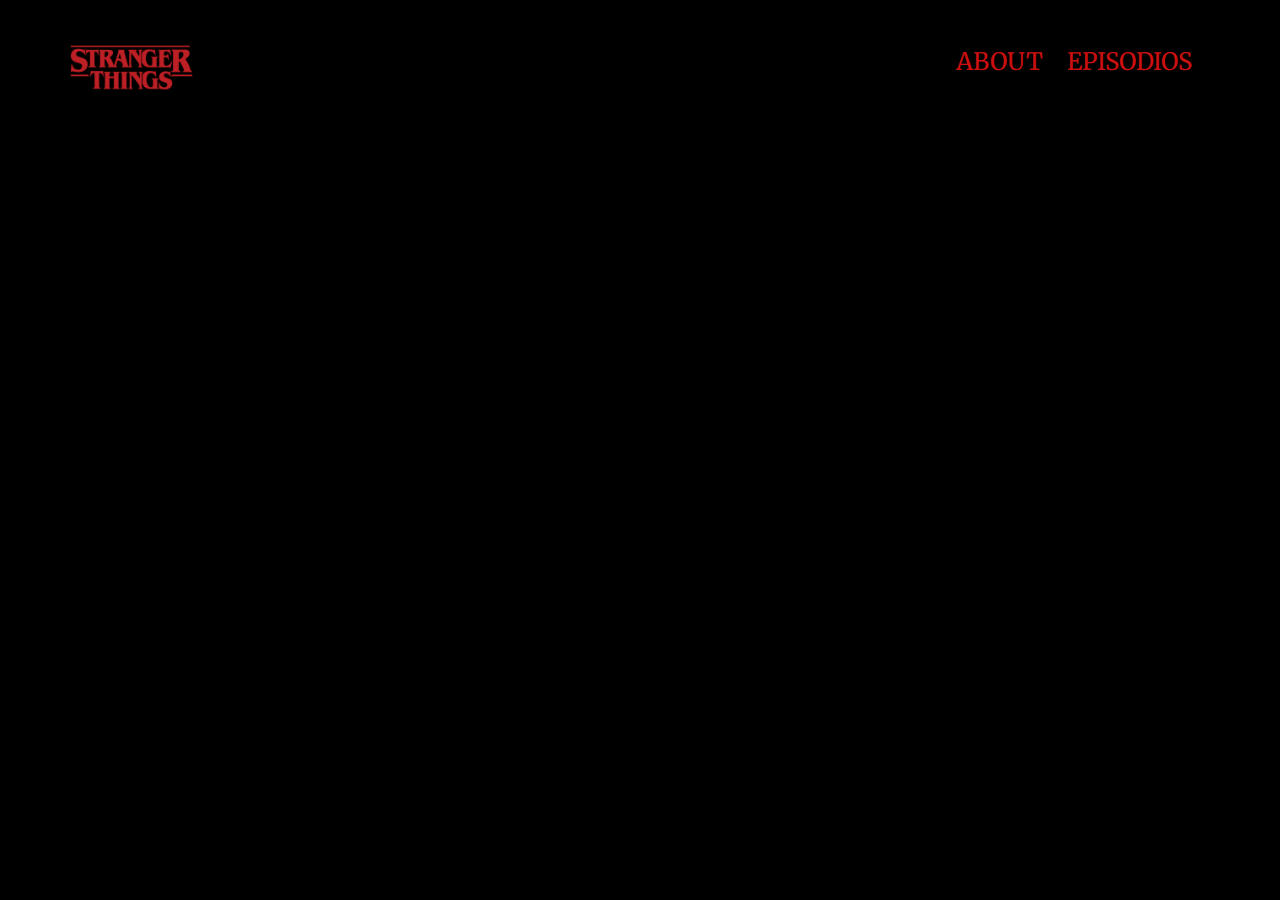
<file: about.html>
<!DOCTYPE html>
<html lang="en">
    <head>
        <meta charset="UTF-8">
        <title>Sobre la serie</title>
        <link rel="stylesheet" href="clase2.css">
        <link href="https://fonts.googleapis.com/css?family=Merriweather&display=swap" rel="stylesheet">
        <meta name="viewport" content="width=device-width, initial-scale=1">
    </head>
    <body>
        <nav class="navbar">
            <a href="clase2.html">
                <img class="logo" src="imgs/logo.png" alt="logo">
            </a>

            <div class="links">
                <a href="about.html" class="navbar-link">About</a>
                <a href="episodes.html" class="navbar-link">Episodios</a>
            </div>
        </nav>
    </body>
</html>
</file>
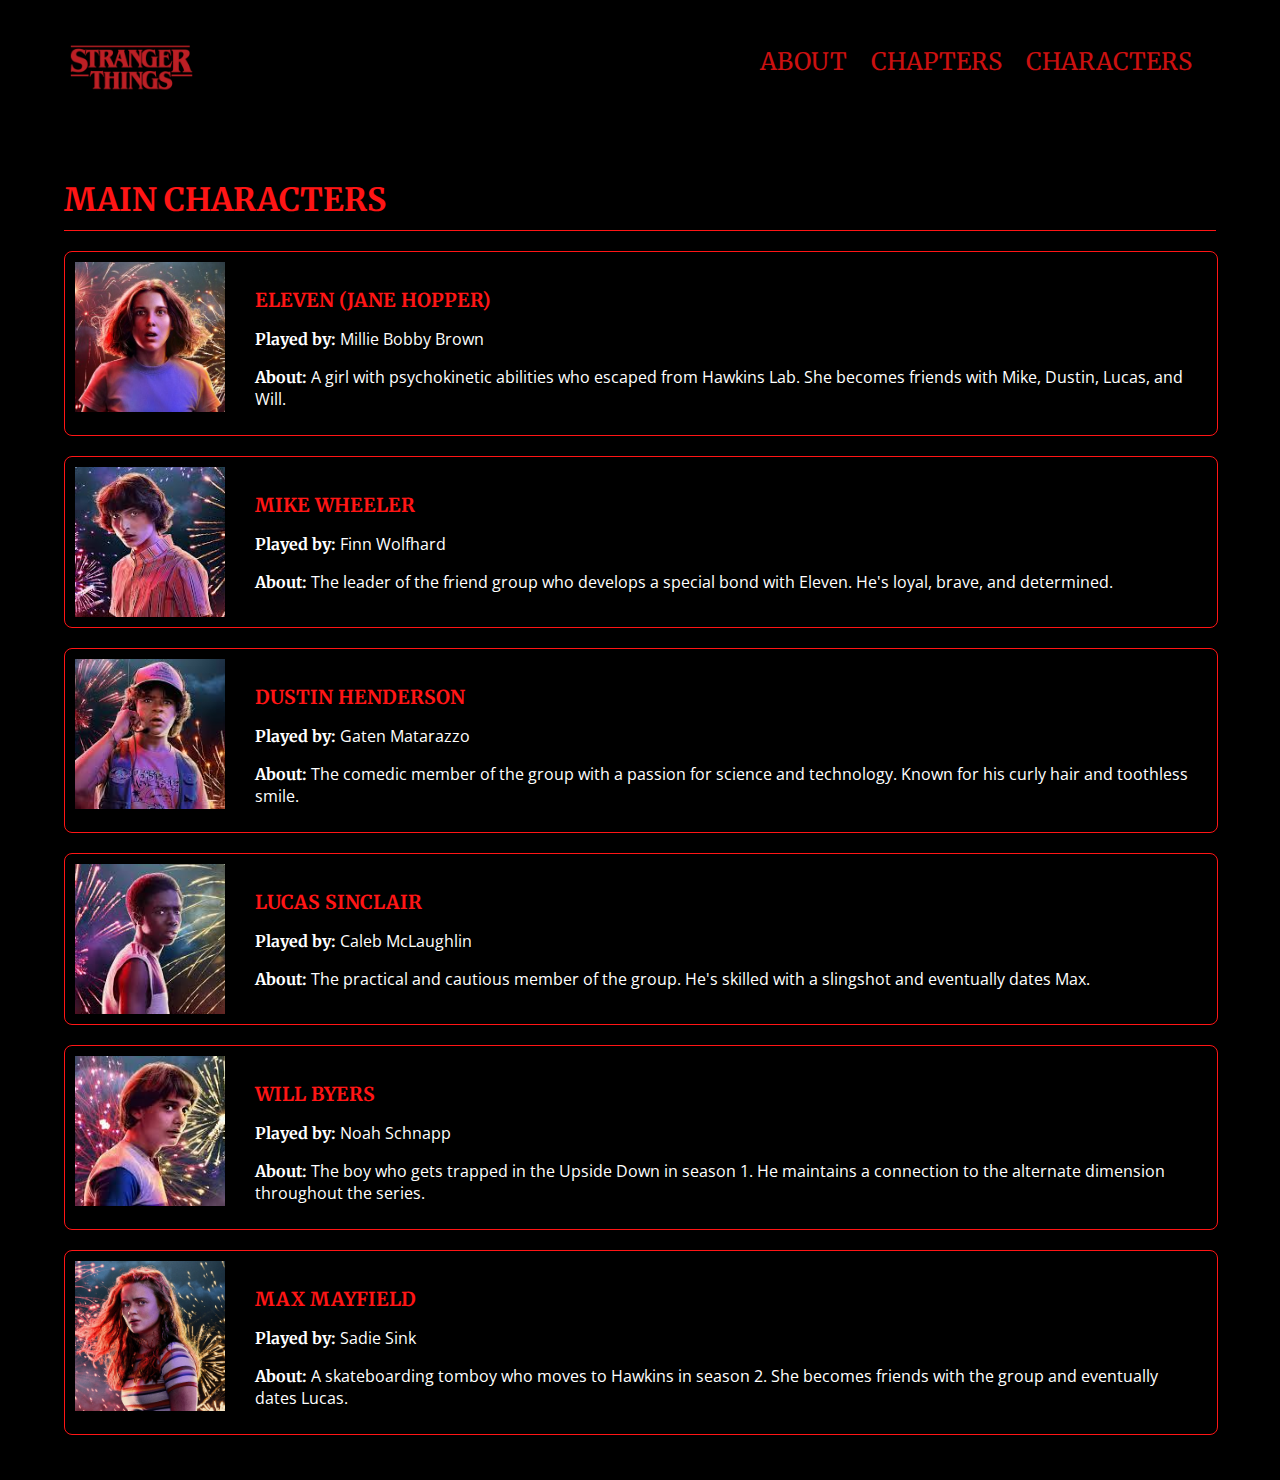
<file: characters.html>
<!DOCTYPE html>
<html lang="en">
    <head>
        <meta charset="UTF-8">
        <title>Characters</title>
        <link rel="stylesheet" href="clase2.css">
        <link href="https://fonts.googleapis.com/css?family=Merriweather&display=swap" rel="stylesheet">
        <link href="https://fonts.googleapis.com/css?family=Open+Sans&display=swap" rel="stylesheet">
        <meta name="viewport" content="width=device-width, initial-scale=1">
    </head>
    <body>
        <nav class="navbar">
            <a href="index.html">
                <img class="logo" src="imgs/logo.png" alt="logo">
            </a>

            <div class="links">
                <a href="https://es.wikipedia.org/wiki/Stranger_Things" target="_blank" class="navbar-link">About</a>
                <a href="episodes.html" class="navbar-link">Chapters</a>
                <a href="characters.html" class="navbar-link">Characters</a>
            </div>
        </nav>
        
        <main class="characters-container">
            <h1 class="characters-title">Main Characters</h1>
            
            <div class="character-list">
                <div class="character-card">
                    <img class="character-img" alt="character" src="./imgs/characters/eleven.jpg"/>
                    <div class="character-content">
                        <h2 class="character-name">Eleven (Jane Hopper)</h2>
                        <p class="character-info"><strong>Played by:</strong> Millie Bobby Brown</p>
                        <p class="character-info"><strong>About:</strong> A girl with psychokinetic abilities who escaped from Hawkins Lab. She becomes friends with Mike, Dustin, Lucas, and Will.</p>
                    </div>
                </div>
                
                <div class="character-card">
                    <img class="character-img" alt="character" src="./imgs/characters/mike-wheeler.jpg"/>
                    <div class="character-content">
                        <h2 class="character-name">Mike Wheeler</h2>
                        <p class="character-info"><strong>Played by:</strong> Finn Wolfhard</p>
                        <p class="character-info"><strong>About:</strong> The leader of the friend group who develops a special bond with Eleven. He's loyal, brave, and determined.</p>
                    </div>
                </div>
                
                <div class="character-card">
                    <img class="character-img" alt="character" src="./imgs/characters/dustin-henderson.jpg"/>
                    <div class="character-content">
                        <h2 class="character-name">Dustin Henderson</h2>
                        <p class="character-info"><strong>Played by:</strong> Gaten Matarazzo</p>
                        <p class="character-info"><strong>About:</strong> The comedic member of the group with a passion for science and technology. Known for his curly hair and toothless smile.</p>
                    </div>
                </div>
                
                <div class="character-card">
                    <img class="character-img" alt="character" src="./imgs/characters/lucas-sinclair.jpg"/>
                    <div class="character-content">
                        <h2 class="character-name">Lucas Sinclair</h2>
                        <p class="character-info"><strong>Played by:</strong> Caleb McLaughlin</p>
                        <p class="character-info"><strong>About:</strong> The practical and cautious member of the group. He's skilled with a slingshot and eventually dates Max.</p>
                    </div>
                </div>
                
                <div class="character-card">
                    <img class="character-img" alt="character" src="./imgs/characters/will-byers.jpg"/>
                    <div class="character-content">
                        <h2 class="character-name">Will Byers</h2>
                        <p class="character-info"><strong>Played by:</strong> Noah Schnapp</p>
                        <p class="character-info"><strong>About:</strong> The boy who gets trapped in the Upside Down in season 1. He maintains a connection to the alternate dimension throughout the series.</p>
                    </div>
                </div>
                
                <div class="character-card">
                    <img class="character-img" alt="character" src="./imgs/characters/max-mayfield.webp"/>
                    <div class="character-content">
                        <h2 class="character-name">Max Mayfield</h2>
                        <p class="character-info"><strong>Played by:</strong> Sadie Sink</p>
                        <p class="character-info"><strong>About:</strong> A skateboarding tomboy who moves to Hawkins in season 2. She becomes friends with the group and eventually dates Lucas.</p>
                    </div>
                </div>
            </div>
        </main>
    </body>
</html>
</file>
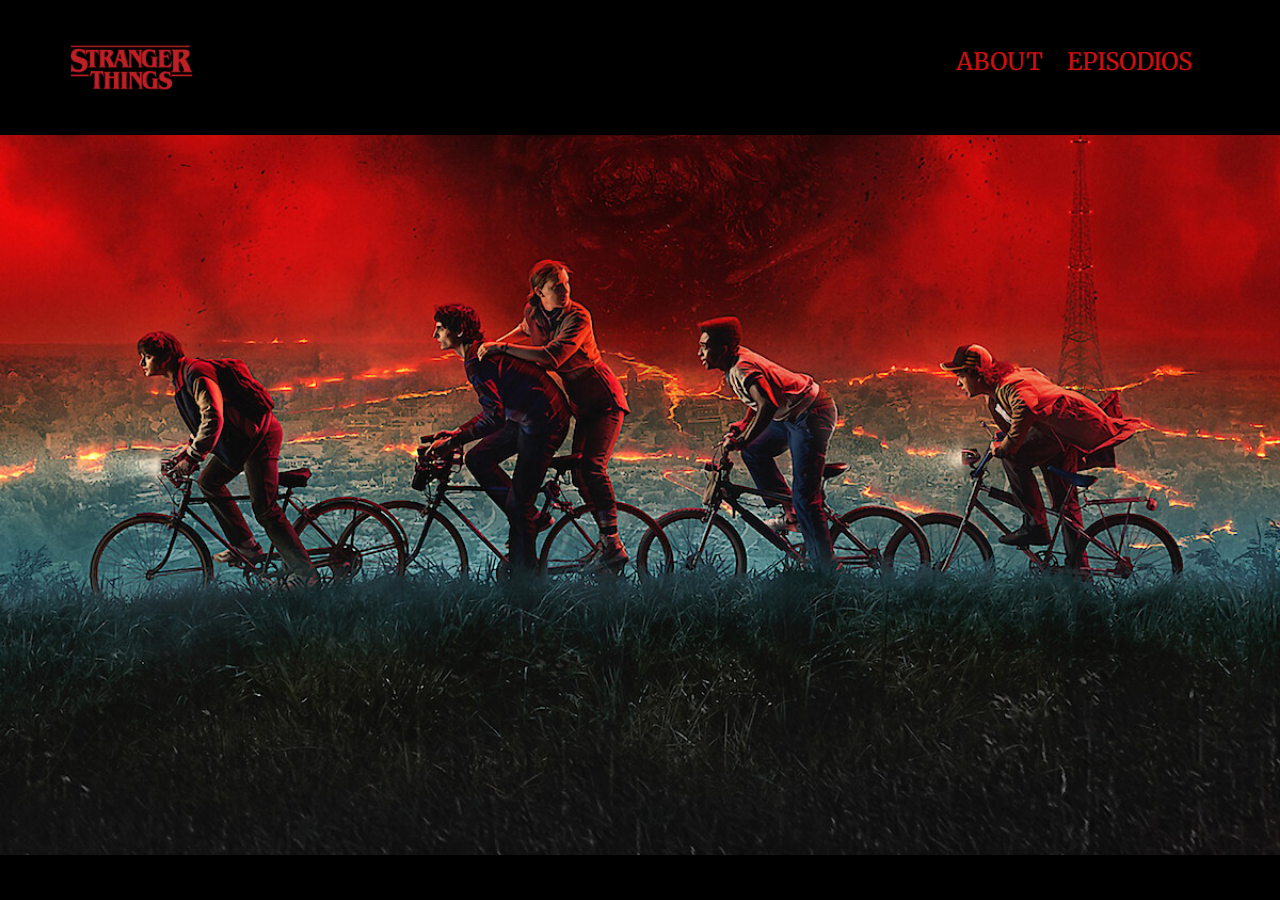
<file: clase2.html>
<!DOCTYPE html>
<html lang="en">
    <head>
        <meta charset="UTF-8">
        <title>Clase 2</title>
        <link rel="stylesheet" href="clase2.css">
        <link href="https://fonts.googleapis.com/css?family=Merriweather&display=swap" rel="stylesheet">
        <meta name="viewport" content="width=device-width, initial-scale=1">
    </head>
    <body>
    <nav class="navbar">
        <a href="clase2.html">
            <img class="logo" src="imgs/logo.png" alt="logo">
        </a>

        <div class="links">
            <a href="about.html" class="navbar-link">About</a>
            <a href="episodes.html" class="navbar-link">Episodios</a>
        </div>
    </nav>

        <img class="main-banner" src="imgs/banner.jpg" alt="">

    </body>
</html>
</file>
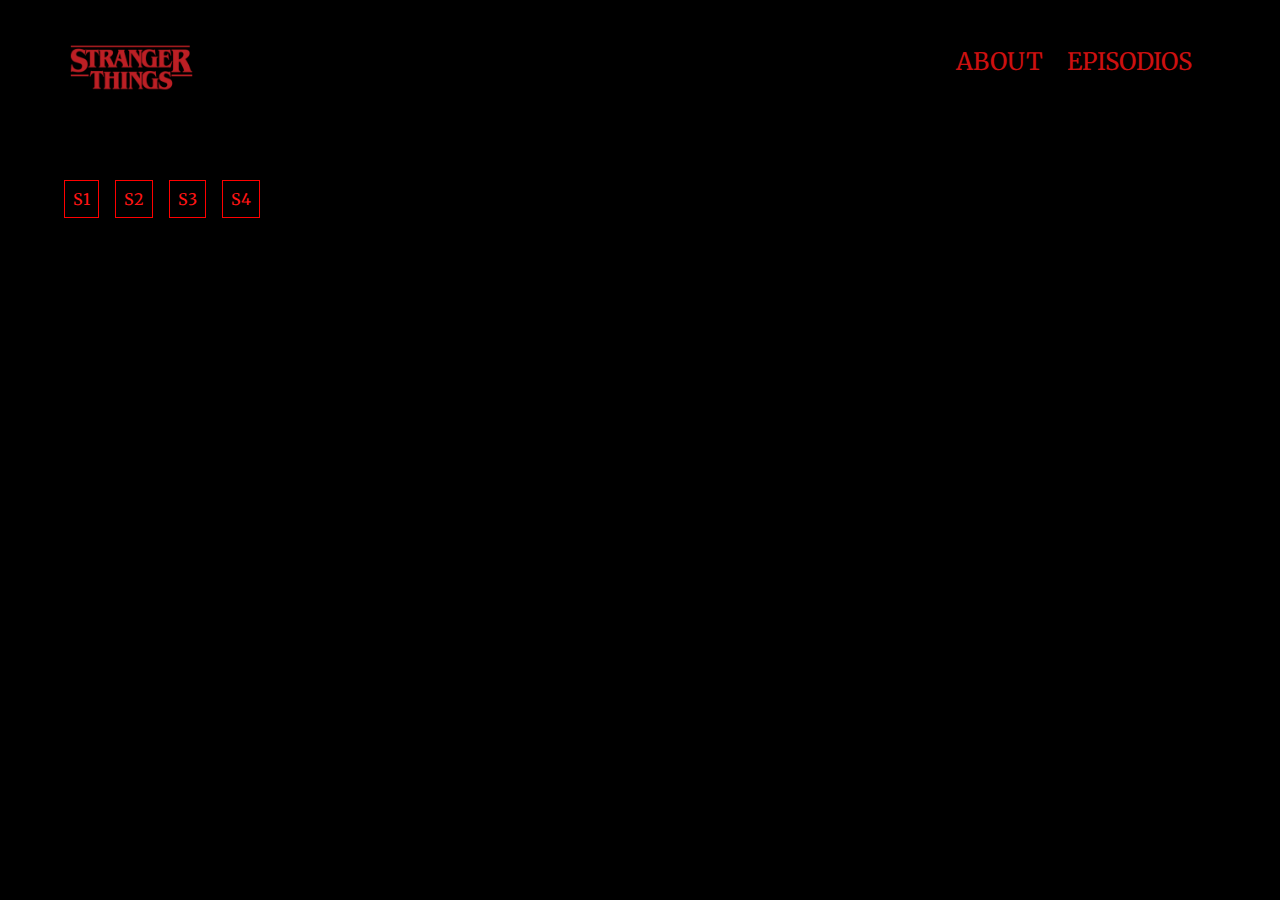
<file: episodes.html>
<!DOCTYPE html>
<html lang="en">
    <head>
        <meta charset="UTF-8">
        <title>Episodios</title>
        <link rel="stylesheet" href="clase2.css">
        <link href="https://fonts.googleapis.com/css?family=Merriweather&display=swap" rel="stylesheet">
        <meta name="viewport" content="width=device-width, initial-scale=1">
    </head>
    <body>
        <nav class="navbar">
            <a href="clase2.html">
                <img class="logo" src="imgs/logo.png" alt="logo">
            </a>

            <div class="links">
                <a href="about.html" class="navbar-link">About</a>
                <a href="episodes.html" class="navbar-link">Episodios</a>
            </div>
        </nav>

        <main>
            <div class="seasons">
                <button onclick="setCurrentSeason(1)">S1</button>
                <button onclick="setCurrentSeason(2)">S2</button>
                <button onclick="setCurrentSeason(3)">S3</button>
                <button onclick="setCurrentSeason(4)">S4</button>
            </div>

            <div class="episodes" id="episodes">
            </div>
        </main>
    </body>
</html>

<script>
    const strangerThingsSeasons = {
        1: {
            season: 1,
            episodes: [
                {
                    "episode": 1,
                    "title": "Chapter One: The Vanishing of Will Byers",
                    "description": "In 1983 Indiana, a young boy named Will Byers vanishes mysteriously. His friends, family, and local police begin a desperate search, uncovering a series of supernatural and government-related secrets."
                },
                {
                    "episode": 2,
                    "title": "Chapter Two: The Weirdo on Maple Street",
                    "description": "While searching for Will, Mike, Dustin, and Lucas find a strange girl with a shaved head and a mysterious past. They take her in and discover she has powerful telekinetic abilities. Meanwhile, Will's mother, Joyce, believes she can communicate with her son."
                },
                {
                    "episode": 3,
                    "title": "Chapter Three: Holly, Jolly",
                    "description": "Joyce hangs Christmas lights and uses them to communicate with Will, believing he is trapped in another dimension. The boys name the girl 'Eleven' and discover she escaped from a government lab. The search for Will intensifies as clues point to a menacing creature."
                },
                {
                    "episode": 4,
                    "title": "Chapter Four: The Body",
                    "description": "A body is found in the quarry, believed to be Will's, but his friends and Joyce refuse to believe it. Eleven shows them a picture of Will in a strange, dark place. Hopper investigates the government lab and finds a shocking secret."
                },
                {
                    "episode": 5,
                    "title": "Chapter Five: The Flea and the Acrobat",
                    "description": "The boys try to contact Will in the other dimension using their science teacher's knowledge. Nancy and Jonathan team up to hunt the creature that took Will. Eleven's connection to the lab is revealed, and the danger escalates."
                },
                {
                    "episode": 6,
                    "title": "Chapter Six: The Monster",
                    "description": "Hopper and Joyce enter the alternate dimension to rescue Will, confronting the horrifying monster. The boys and Eleven use a sensory deprivation tank to find Will. Nancy and Jonathan set a trap for the creature."
                },
                {
                    "episode": 7,
                    "title": "Chapter Seven: The Bathtub",
                    "description": "Eleven goes into the sensory deprivation tank to find Will, leading to a shocking discovery. The government closes in on the group. Nancy and Jonathan's plan to kill the monster goes awry, and they find themselves in grave danger."
                },
                {
                    "episode": 8,
                    "title": "Chapter Eight: The Upside Down",
                    "description": "The group prepares for a final confrontation with the monster. Eleven uses her powers to save her friends, leading to a dramatic showdown. Will is rescued, but the season ends with a chilling hint of the supernatural's lasting impact."
                }
            ]
        },
        2: {
            season: 2,
            episodes: [
                {
                    "episode": 1,
                    "title": "Chapter One: MADMAX",
                    "description": "A year after Will's return, the residents of Hawkins are trying to move on. A new girl named Max arrives and catches the attention of Lucas and Dustin. Will begins to have disturbing visions of the Upside Down."
                },
                {
                    "episode": 2,
                    "title": "Chapter Two: Trick or Treat, Freak",
                    "description": "The gang goes trick-or-treating for Halloween. Will's visions become more intense and terrifying. A new mystery begins when Hopper investigates strange happenings at a pumpkin patch, and Eleven makes a startling discovery about her past."
                },
                {
                    "episode": 3,
                    "title": "Chapter Three: The Pollywog",
                    "description": "Dustin finds a mysterious creature in his trash can and names it D'Artagnan. Will's visions grow more dangerous, and he confesses them to Mike. Hopper gets closer to the truth about the Hawkins lab."
                },
                {
                    "episode": 4,
                    "title": "Chapter Four: Will the Wise",
                    "description": "Will's connection to the Mind Flayer strengthens, and he becomes a vessel for the entity. Joyce takes him to the lab for help, where they realize he is under the creature's control. Hopper is trapped in the Upside Down."
                },
                {
                    "episode": 5,
                    "title": "Chapter Five: Dig Dug",
                    "description": "Hopper is rescued from the Upside Down, but the tunnels are a dangerous threat. The boys and Steve team up to protect Dustin's new 'pet' and uncover the truth about its connection to the Upside Down."
                },
                {
                    "episode": 6,
                    "title": "Chapter Six: The Spy",
                    "description": "Will is used as a spy by the Mind Flayer, leading the creature to its next target. The group discovers the creature is a hive mind, and its goal is to take over the world. Hopper and Joyce make a desperate attempt to help Will."
                },
                {
                    "episode": 7,
                    "title": "Chapter Seven: The Lost Sister",
                    "description": "Eleven leaves Hawkins and seeks out her 'sister,' Kali, a fellow test subject from the lab with a different superpower. She learns more about her past and the Hawkins lab's experiments."
                },
                {
                    "episode": 8,
                    "title": "Chapter Eight: The Mind Flayer",
                    "description": "The Mind Flayer's army of Demodogs attacks Hawkins lab. The group must work together to close the gate to the Upside Down before the Mind Flayer can take over. Eleven returns to help her friends and faces a new challenge."
                },
                {
                    "episode": 9,
                    "title": "Chapter Nine: The Gate",
                    "description": "The group's final plan to close the gate goes into action. Eleven uses her powers to close the gate, but the Mind Flayer is not defeated. The season ends with a chilling shot of the Mind Flayer over the school dance, hinting at future danger."
                }
            ]
        },
        3: {
            season: 3,
            episodes: [
                {
                    "episode": 1,
                    "title": "Chapter One: Suzie, Do You Copy?",
                    "description": "The summer of 1985 brings new loves and challenges to the residents of Hawkins. A new mall is built, and a secret Soviet facility is discovered beneath it. The Mind Flayer returns, and a series of strange events begins."
                },
                {
                    "episode": 2,
                    "title": "Chapter Two: The Mall Rats",
                    "description": "The group is divided: Mike, Lucas, and Max at the mall, Dustin and Steve investigating the Russian code, and Nancy and Jonathan investigating a strange incident. Eleven and Hopper deal with their own relationship issues."
                },
                {
                    "episode": 3,
                    "title": "Chapter Three: The Case of the Missing Lifeguard",
                    "description": "The group's investigations lead them to the Starcourt Mall, where they uncover a conspiracy. The Mind Flayer begins to possess residents of Hawkins, starting with Billy Hargrove."
                },
                {
                    "episode": 4,
                    "title": "Chapter Four: The Sauna Test",
                    "description": "The group attempts to 'sauna test' Billy to see if he is possessed by the Mind Flayer. The test proves successful, but a dangerous confrontation ensues."
                },
                {
                    "episode": 5,
                    "title": "Chapter Five: The Flayed",
                    "description": "The Mind Flayer's army of the 'Flayed' grows stronger, and they begin to attack Hawkins. Hopper and Joyce's investigation leads them to a secret Russian base."
                },
                {
                    "episode": 6,
                    "title": "Chapter Six: E Pluribus Unum",
                    "description": "Eleven confronts the Mind Flayer and learns its true intentions. Hopper and Joyce, along with Murray, attempt to shut down the Russian base."
                },
                {
                    "episode": 7,
                    "title": "Chapter Seven: The Bite",
                    "description": "The Mind Flayer's attack on the group leaves Eleven severely wounded. The group must race against time to stop the Mind Flayer from destroying Hawkins."
                },
                {
                    "episode": 8,
                    "title": "Chapter Eight: The Battle of Starcourt",
                    "description": "The group, divided into three teams, launches a final attack on the Mind Flayer and the Russian base. Hopper makes the ultimate sacrifice to save Hawkins, but the season ends with a chilling hint of his survival."
                }
            ]
        },
        4: {
            season: 4,
            episodes: [
                {
                    "episode": 1,
                    "title": "Chapter One: The Hellfire Club",
                    "description": "Six months after the Battle of Starcourt, the group is separated. Eleven is in California, and the others are still in Hawkins. A new D&D club and a new supernatural threat, Vecna, emerge."
                },
                {
                    "episode": 2,
                    "title": "Chapter Two: Vecna's Curse",
                    "description": "Vecna's curse begins to terrorize the residents of Hawkins. The group investigates the murders and discovers a connection to the Upside Down. Eleven struggles with her powers and her new life in California."
                },
                {
                    "episode": 3,
                    "title": "Chapter Three: The Monster and the Superhero",
                    "description": "Eleven is taken to a secret facility to regain her powers, but she is reluctant to go. In Hawkins, the group tries to help Max, who is the next target of Vecna."
                },
                {
                    "episode": 4,
                    "title": "Chapter Four: Dear Billy",
                    "description": "Max confronts Vecna in the Upside Down, and the group tries to save her from his curse. Eleven's memories of the past begin to return, revealing a shocking truth about her origins."
                },
                {
                    "episode": 5,
                    "title": "Chapter Five: The Nina Project",
                    "description": "Eleven enters the 'Nina Project,' a sensory deprivation tank, to relive her past and regain her powers. Hopper and Joyce are on a mission to escape a Russian prison."
                },
                {
                    "episode": 6,
                    "title": "Chapter Six: The Dive",
                    "description": "The Hawkins group enters the Upside Down to gather evidence and learn more about Vecna. Their journey is fraught with danger and they discover more about the dark dimension. Eleven's memories reveal a connection between Vecna and her past."
                },
                {
                    "episode": 7,
                    "title": "Chapter Seven: The Massacre at Hawkins Lab",
                    "description": "Eleven's memories are fully restored, revealing the truth about her past and the events of the Hawkins lab massacre. The shocking identity of Vecna is revealed, and the true threat is realized."
                },
                {
                    "episode": 8,
                    "title": "Chapter Eight: Papa",
                    "description": "Eleven confronts the truth about Vecna and her past. The group in Hawkins prepares for a final battle. Hopper and Joyce finally escape the Russian prison."
                },
                {
                    "episode": 9,
                    "title": "Chapter Nine: The Piggyback",
                    "description": "The Hawkins group, along with Eleven, work together to stop Vecna. The plan is to create a diversion in the Upside Down to allow Eleven to attack Vecna. The season ends with a cliffhanger, hinting at the start of a new, much bigger war."
                }
            ]
        }
    }

    let currentSeason = 1

    const setCurrentSeason = (season) => {
        currentSeason = season

        let episodeContainer = document.getElementById('episodes')
        episodeContainer.innerHTML = ''

        strangerThingsSeasons[currentSeason].episodes.forEach((episode) => {
            const episodeItem = document.createElement('li')
        })
    }
</script>
</file>
<file: clase2.css>
* {
    font-family: 'Merriweather', Georgia, serif;
}

body {
    margin: 0;
    background-color: black;
}

.navbar {
    padding: 0 5%;
    height: 15dvh;
    opacity: 80%;
    display: flex;
    justify-content: space-between;
    align-items: center;
    flex-wrap: wrap;
}

.navbar a {
    height: 100%;
    display: flex;
    align-items: center;
}

.links {
    display: flex;
    flex-wrap: wrap;
}

.links a {
    color: rgba(255, 21, 21);
    text-decoration: none;
    text-transform: uppercase;
    font-size: 1.5em;
    transition: transform 0.1s ease-in-out;
    display: inline-block;
    margin-right: 1em;
    margin-bottom: 0.5em;
}

.links a:hover {
    transform: scale(1.2);
}

a .logo {
    height: 100%;
    transition: transform 0.1s ease-in-out;
    display: inline-block;
}

.logo:hover {
    transform: scale(1.2);
}

.main-banner {
    width: 100%;
    height: auto;
    max-height: 85dvh;
    object-fit: cover;
}

main {
    margin: 5dvh 5%;
    width: 90%;
}

.seasons {
    display: flex;
    flex-wrap: wrap;
    margin-bottom: 1rem;
}

.seasons button {
    all: unset;
    margin-right: 1rem;
    margin-bottom: 0.5rem;
    color: rgba(255, 21, 21);
    border: red solid 1px;
    padding: 0.5rem;
    transition: transform 0.1s ease-in-out;
    cursor: pointer;
}

.seasons button:hover {
    background-color: rgba(255, 21, 21);
    color: black;
}

.seasons button.active {
    background-color: rgba(255, 21, 21);
    color: black;
}

.episode {
    margin: 0.5rem 0;
    border: red solid 1px;
    padding: 1rem;
    transition: transform 0.1s ease-in-out;
}

.episode:hover {
    transform: scale(1.02);
    background-color: rgba(255, 21, 21, 0.1);
}

.season-title {
    color: rgba(255, 21, 21);
    text-transform: uppercase;
    border-bottom: 1px solid rgba(255, 21, 21);
    padding-bottom: 10px;
    margin: 1.5rem 0;
}

.episode-title {
    color: rgba(255, 21, 21);
    margin-bottom: 0.5rem;
}

.episode-description {
    color: white;
    margin: 0;
    font-family: 'Open Sans', Arial, sans-serif;
}

.characters-container {
    margin: 5dvh 5%;
    width: 90%;
}

.characters-title {
    color: rgba(255, 21, 21);
    text-transform: uppercase;
    border-bottom: 1px solid rgba(255, 21, 21);
    padding-bottom: 10px;
    margin-bottom: 20px;
}

.character-list {
    display: flex;
    flex-direction: column;
    gap: 20px;
}

.character-card {
    border: 1px solid rgba(255, 21, 21);
    border-radius: 8px;
    width: 100%;
    transition: transform 0.1s ease-in-out;
    display: flex;
    flex-wrap: wrap;
    overflow: hidden;
}

.character-card:hover {
    transform: scale(1.02);
    background-color: rgba(255, 21, 21, 0.1);
}

.character-name {
    color: rgba(255, 21, 21);
    font-size: 1.2em;
    margin-bottom: 5px;
    text-transform: uppercase;
}

.character-info {
    color: white;
    margin-bottom: 5px;
    font-family: 'Open Sans', Arial, sans-serif;
}

.character-content {
    flex: 1;
    min-width: 250px;
    padding: 20px;
}

.character-img {
    width: 150px;
    height: 150px;
    object-fit: cover;
    margin: 10px;
}

/* Media Queries for Responsive Design */
@media screen and (max-width: 768px) {
    .navbar {
        padding: 0 3%;
        height: auto;
        min-height: 10dvh;
    }
    
    .links a {
        font-size: 1.2em;
        margin-right: 0.7em;
    }
    
    .logo {
        max-height: 10dvh;
    }
    
    .character-content {
        min-width: 200px;
    }
    
    .episode-title {
        font-size: 1.1em;
    }
}

@media screen and (max-width: 480px) {
    .navbar {
        flex-direction: column;
        padding: 10px 3%;
        justify-content: center;
    }
    
    .links {
        margin-top: 10px;
        justify-content: center;
    }
    
    .links a {
        font-size: 1em;
        margin: 0 0.5em 0.5em 0.5em;
    }
    
    .character-img {
        width: 100%;
        height: auto;
        margin: 0;
    }
    
    .character-content {
        padding: 15px;
    }
    
    .character-name {
        font-size: 1em;
    }
    
    .seasons button {
        margin-right: 0.5rem;
        padding: 0.3rem;
        font-size: 0.9em;
    }
}
</file>
